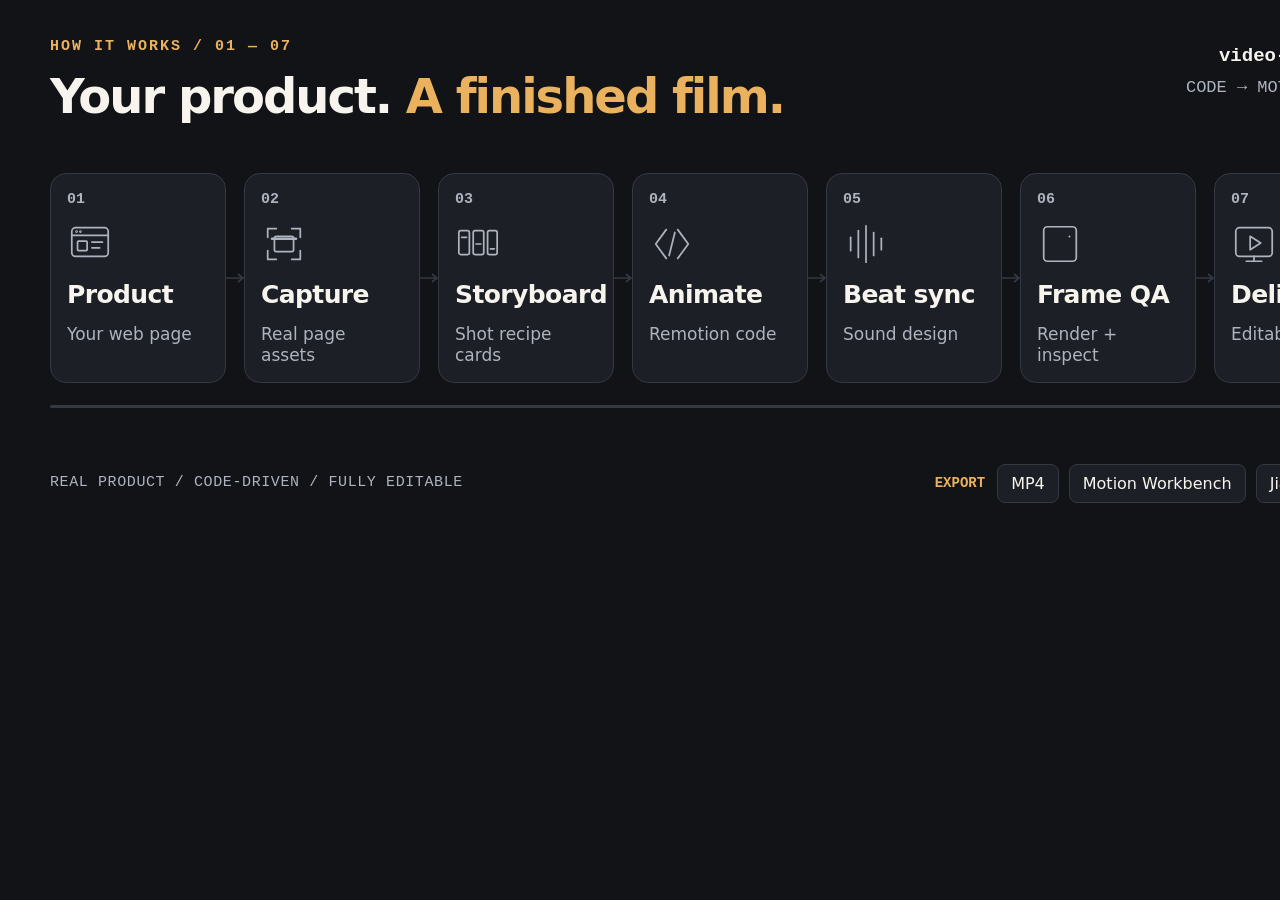
<file: video-shotcraft/skills/video-shotcraft/videos/readme-workflow/index.html>
<!DOCTYPE html>
<html lang="en">
<head>
  <meta charset="UTF-8">
  <meta name="viewport" content="width=1440, height=540">
  <script src="https://cdn.jsdelivr.net/npm/gsap@3.14.2/dist/gsap.min.js"></script>
  <style>
    :root { --bg:#111317; --panel:#1c2026; --edge:#333942; --ink:#f7f4ee; --muted:#adb3bf; --accent:#eab15e; }
    * { box-sizing:border-box; margin:0; padding:0; }
    html,body { width:1440px; height:540px; overflow:hidden; background:var(--bg); }
    #stage { position:relative; width:1440px; height:540px; color:var(--ink); font-family:system-ui,-apple-system,BlinkMacSystemFont,"Segoe UI",sans-serif; }
    #pipeline { width:100%; height:100%; padding:38px 50px 32px; display:flex; flex-direction:column; gap:24px; background:var(--bg); }
    header { display:flex; justify-content:space-between; align-items:flex-start; }
    .eyebrow { color:var(--accent); font:600 15px/1.2 ui-monospace,monospace; letter-spacing:2px; margin-bottom:14px; }
    h1 { font-size:48px; font-weight:650; letter-spacing:-2px; line-height:1.1; }
    h1 span { color:var(--accent); }
    .brand { color:var(--muted); font:500 17px/1.4 ui-monospace,monospace; padding-top:5px; text-align:right; }
    .brand strong { display:block; color:var(--ink); font-size:19px; margin-bottom:6px; }
    .hf-ui-onboarding-flow { display:flex; flex-direction:column; gap:22px; flex:1; justify-content:center; }
    .hf-ui-onboarding-steps { display:flex; align-items:center; }
    .hf-ui-onboarding-card { position:relative; width:176px; height:210px; flex-shrink:0; border:1px solid var(--edge); border-radius:16px; background:var(--panel); padding:18px 16px; display:flex; flex-direction:column; gap:14px; }
    .active-surface { position:absolute; inset:-1px; border:1.5px solid var(--accent); border-radius:16px; background:linear-gradient(140deg,#eab15e18,transparent 75%); box-shadow:0 0 28px #eab15e17; pointer-events:none; opacity:0; }
    .step-top { display:flex; align-items:center; justify-content:space-between; }
    .number { color:var(--muted); font:600 15px/1 ui-monospace,monospace; }
    .milestone { width:6px; height:6px; border-radius:50%; background:var(--accent); opacity:0; }
    .icon { width:46px; height:46px; color:var(--muted); display:block; overflow:visible; }
    .icon path,.icon rect,.icon line,.icon polyline,.icon circle { fill:none; stroke:currentColor; stroke-width:1.8; stroke-linecap:round; stroke-linejoin:round; }
    .card-title { font-size:25px; line-height:1.15; font-weight:620; letter-spacing:-.6px; }
    .card-detail { color:var(--muted); font-size:17px; line-height:1.25; }
    .connector { width:18px; height:20px; flex-shrink:0; color:var(--edge); overflow:visible; }
    .connector .base { fill:none; stroke:currentColor; stroke-width:1.7; }
    .connector .travel { fill:none; stroke:var(--accent); stroke-width:2; stroke-linecap:round; }
    footer { display:flex; align-items:center; justify-content:space-between; height:50px; gap:30px; }
    .principle { color:var(--muted); font:500 15px/1.3 ui-monospace,monospace; letter-spacing:.6px; }
    .output { display:flex; gap:10px; align-items:center; }
    .output-label { font:600 14px/1 ui-monospace,monospace; color:var(--accent); margin-right:2px; }
    .chip { border:1px solid var(--edge); border-radius:8px; padding:9px 13px; font-size:16px; color:var(--ink); background:var(--panel); }
    .rail { height:3px; width:100%; background:var(--edge); border-radius:3px; overflow:hidden; }
    .rail-fill { width:100%; height:100%; background:var(--accent); transform-origin:left center; }
  </style>
</head>
<body>
  <div data-hf-id="hf-w4fg" id="stage" data-composition-id="readme-workflow" data-start="0" data-duration="8" data-width="1440" data-height="540" data-fps="30">
    <div data-hf-id="hf-yj9m" id="pipeline" class="clip" data-start="0" data-duration="8" data-track-index="0">
      <header data-hf-id="hf-0drs">
        <div data-hf-id="hf-yeow"><p data-hf-id="hf-y5ko" class="eyebrow">HOW IT WORKS / 01 — 07</p><h1 data-hf-id="hf-9ndk">Your product. <span data-hf-id="hf-itwe">A finished film.</span></h1></div>
        <div data-hf-id="hf-8evu" class="brand"><strong data-hf-id="hf-k17y">video-shotcraft</strong>CODE → MOTION → FILM</div>
      </header>
      <main data-hf-id="hf-3n2u" class="hf-ui-onboarding-flow">
        <div data-hf-id="hf-sujm" class="hf-ui-onboarding-steps" id="steps"></div>
        <div data-hf-id="hf-2ytx" class="rail" data-layout-ignore="true"><div data-hf-id="hf-qhu2" class="rail-fill"></div></div>
      </main>
      <footer data-hf-id="hf-d3ia">
        <p data-hf-id="hf-65o8" class="principle">REAL PRODUCT / CODE-DRIVEN / FULLY EDITABLE</p>
        <div data-hf-id="hf-z71j" class="output"><span data-hf-id="hf-7cql" class="output-label">EXPORT</span><span data-hf-id="hf-aq7e" class="chip">MP4</span><span data-hf-id="hf-qdjs" class="chip">Motion Workbench</span><span data-hf-id="hf-kh9z" class="chip">JianYing draft</span></div>
      </footer>
    </div>
  </div>
  <script>
    const icons = [
      '<rect x="5" y="7" width="38" height="30" rx="4"/><line x1="5" y1="15" x2="43" y2="15"/><circle cx="10" cy="11" r=".5"/><circle cx="14" cy="11" r=".5"/><rect x="11" y="21" width="10" height="10" rx="1"/><line x1="26" y1="22" x2="37" y2="22"/><line x1="26" y1="28" x2="34" y2="28"/>',
      '<path d="M7 17V8h9 M32 8h9v9 M41 31v9h-9 M16 40H7v-9"/><rect x="14" y="16" width="20" height="16" rx="2"/><rect class="scan" x="11" y="18" width="26" height="1" rx=".5"/>',
      '<rect x="4" y="10" width="11" height="25" rx="2"/><rect x="19" y="10" width="11" height="25" rx="2"/><rect x="34" y="10" width="10" height="25" rx="2"/><line x1="7" y1="17" x2="12" y2="17"/><line x1="22" y1="24" x2="27" y2="24"/><line x1="37" y1="29" x2="41" y2="29"/>',
      '<path d="M18 9L7 24l11 15 M30 9l11 15-11 15"/><line class="code-slash" x1="27" y1="12" x2="21" y2="36"/>',
      '<line class="beat-bar" x1="8" y1="17" x2="8" y2="31"/><line class="beat-bar" x1="16" y1="10" x2="16" y2="38"/><line class="beat-bar" x1="24" y1="5" x2="24" y2="43"/><line class="beat-bar" x1="32" y1="12" x2="32" y2="36"/><line class="beat-bar" x1="40" y1="18" x2="40" y2="30"/>',
      '<rect x="7" y="6" width="34" height="36" rx="4"/><path class="check" d="M15 24l6 6 13-14"/>',
      '<rect x="5" y="7" width="38" height="30" rx="4"/><path d="M20 16l11 7-11 7z"/><line x1="16" y1="42" x2="32" y2="42"/><line x1="24" y1="37" x2="24" y2="42"/>'
    ];
    const stages = [['Product','Your web page'],['Capture','Real page assets'],['Storyboard','Shot recipe cards'],['Animate','Remotion code'],['Beat sync','Sound design'],['Frame QA','Render + inspect'],['Deliver','Editable outputs']];
    const steps = document.querySelector('#steps');
    stages.forEach(([title,detail],i) => {
      if(i) steps.insertAdjacentHTML('beforeend', `<svg class="connector" viewBox="0 0 18 20" aria-hidden="true"><path class="base" d="M0 10H17M12 6l5 4-5 4"/><path id="route-${i}" class="travel" d="M0 10H17M12 6l5 4-5 4"/></svg>`);
      steps.insertAdjacentHTML('beforeend', `<section class="hf-ui-onboarding-card" id="step-${i}"><div class="active-surface" data-layout-ignore="true"></div><div class="step-top"><span class="number">0${i+1}</span><span class="milestone" data-layout-ignore="true"></span></div><svg class="icon" viewBox="0 0 48 48" aria-hidden="true">${icons[i]}</svg><h2 class="card-title">${title}</h2><p class="card-detail">${detail}</p></section>`);
    });
    const colors=getComputedStyle(document.documentElement);
    const accent=colors.getPropertyValue('--accent').trim(), muted=colors.getPropertyValue('--muted').trim(), edge=colors.getPropertyValue('--edge').trim();
    const tl = gsap.timeline({paused:true});
    document.querySelectorAll('.travel').forEach(path => {
      const length = path.getTotalLength();
      path.style.strokeDasharray = `${length}`;
      tl.fromTo(path,{strokeDashoffset:length},{strokeDashoffset:0,duration:.42,ease:'power2.out'},.85+(Number(path.id.split('-')[1])-1)*.78);
    });
    stages.forEach((_,i) => {
      const at=.42+i*.78;
      tl.fromTo(`#step-${i} .active-surface,#step-${i} .milestone`,{opacity:0},{opacity:1,duration:.18,ease:'power2.out'},at);
      tl.to(`#step-${i} .icon,#step-${i} .number`,{color:accent,duration:.18},at);
      if(i<6) tl.to(`#step-${i} .active-surface`,{opacity:.4,duration:.28},at+.64);
    });
    tl.fromTo('.rail-fill',{scaleX:0},{scaleX:1,duration:5.08,ease:'none'},.42);
    tl.fromTo('.scan',{y:0},{y:11,duration:.34,yoyo:true,repeat:1,ease:'power1.inOut'},1.22);
    tl.fromTo('.code-slash',{rotation:0},{rotation:12,transformOrigin:'center center',duration:.22,yoyo:true,repeat:1,ease:'sine.inOut'},2.82);
    tl.fromTo('.beat-bar',{scaleY:1},{scaleY:.4,transformOrigin:'center center',duration:.17,yoyo:true,repeat:3,stagger:.025,ease:'sine.inOut'},3.54);
    const check=document.querySelector('.check'), checkLength=check.getTotalLength();
    check.style.strokeDasharray=`${checkLength}`;
    tl.fromTo(check,{strokeDashoffset:checkLength},{strokeDashoffset:0,duration:.38,ease:'power2.out'},4.4);
    tl.to('.chip',{borderColor:accent,duration:.25,stagger:.1},5.35);
    tl.to('.active-surface,.milestone',{opacity:0,duration:.55},7.28);
    tl.to('.icon,.number',{color:muted,duration:.55},7.28);
    tl.to('.rail-fill',{scaleX:0,duration:.55,ease:'power3.inOut'},7.28);
    tl.to('.travel',{opacity:0,duration:.55},7.28);
    tl.to('.chip',{borderColor:edge,duration:.55},7.28);
    tl.to(check,{strokeDashoffset:checkLength,duration:.55,ease:'power2.inOut'},7.28);
    window.__timelines['readme-workflow']=tl;
    tl.seek(0);
  </script>
</body>
</html>
</file>
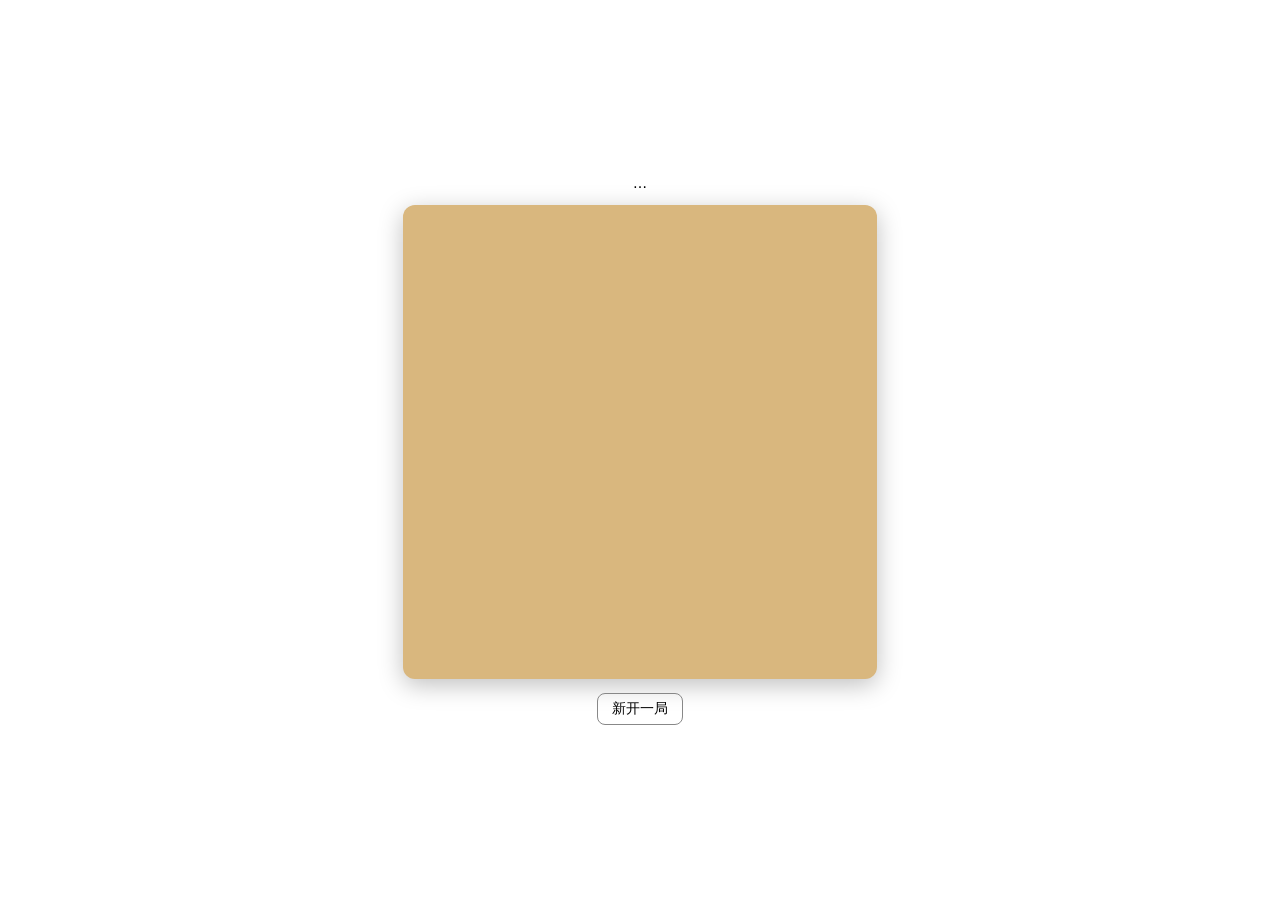
<file: gomoku/ui/board.html>
<!doctype html>
<meta charset="utf-8" />
<style>
  :root {
    color-scheme: light dark;
  }
  body {
    margin: 0;
    min-height: 100vh;
    display: flex;
    flex-direction: column;
    align-items: center;
    justify-content: center;
    gap: 14px;
    font:
      14px system-ui,
      sans-serif;
    color: CanvasText;
    background: transparent;
  }
  #board {
    display: grid;
    grid-template-columns: repeat(15, 30px);
    grid-template-rows: repeat(15, 30px);
    padding: 12px;
    border-radius: 12px;
    background: #d9b77e;
    box-shadow: 0 6px 24px rgb(0 0 0 / 0.25);
  }
  .cell {
    position: relative;
    width: 30px;
    height: 30px;
    border: 0;
    padding: 0;
    background: transparent;
    cursor: pointer;
  }
  .cell::before {
    content: "";
    position: absolute;
    left: 0;
    right: 0;
    top: 50%;
    border-top: 1px solid #5a4630;
  }
  .cell::after {
    content: "";
    position: absolute;
    top: 0;
    bottom: 0;
    left: 50%;
    border-left: 1px solid #5a4630;
  }
  .stone {
    position: absolute;
    inset: 3px;
    z-index: 1;
    border-radius: 50%;
  }
  .black {
    background: radial-gradient(circle at 35% 35%, #555, #111);
  }
  .white {
    background: radial-gradient(circle at 35% 35%, #fff, #d6d0c4);
  }
  .last::after {
    content: "";
    position: absolute;
    inset: 10px;
    border-radius: 50%;
    background: #c0392b;
  }
  button.again {
    font: inherit;
    padding: 6px 14px;
    border-radius: 8px;
    border: 1px solid #888;
    background: transparent;
    color: inherit;
    cursor: pointer;
  }
</style>
<div id="status">…</div>
<div id="board"></div>
<button class="again" id="again">新开一局</button>
<script>
  const LETTERS = "ABCDEFGHIJKLMNO";
  const pending = new Map();
  let next = 0;
  let game = null;
  const call = (method, params) =>
    new Promise((resolve, reject) => {
      const id = ++next;
      pending.set(id, { resolve, reject });
      parent.postMessage({ jsonrpc: "2.0", id, method, params }, "*");
    });
  function render() {
    if (!game) return;
    document.getElementById("status").textContent = game.status;
    const board = document.getElementById("board");
    const last = game.moves[game.moves.length - 1];
    board.replaceChildren(
      ...game.board.map((stone, index) => {
        const point = LETTERS[index % 15] + (15 - Math.floor(index / 15));
        const cell = document.createElement("button");
        cell.className = "cell";
        cell.dataset.point = point;
        if (stone) {
          const piece = document.createElement("span");
          piece.className = `stone ${stone}${point === last ? " last" : ""}`;
          cell.append(piece);
        }
        cell.addEventListener("click", () =>
          call("tools/call", { name: "play", arguments: { point } }).catch(() => {}),
        );
        return cell;
      }),
    );
  }
  addEventListener("message", (event) => {
    const message = event.data;
    if (message && pending.has(message.id)) {
      const { resolve, reject } = pending.get(message.id);
      pending.delete(message.id);
      message.error ? reject(new Error(message.error.message)) : resolve(message.result);
    } else if (message && message.method === "ui/notifications/tool-result" && message.params?.structuredContent) {
      game = message.params.structuredContent;
      render();
    }
  });
  document
    .getElementById("again")
    .addEventListener("click", () => call("tools/call", { name: "again", arguments: {} }));
  call("ui/initialize", {}).then((result) => {
    game = result.structuredContent;
    render();
  });
</script>
</file>
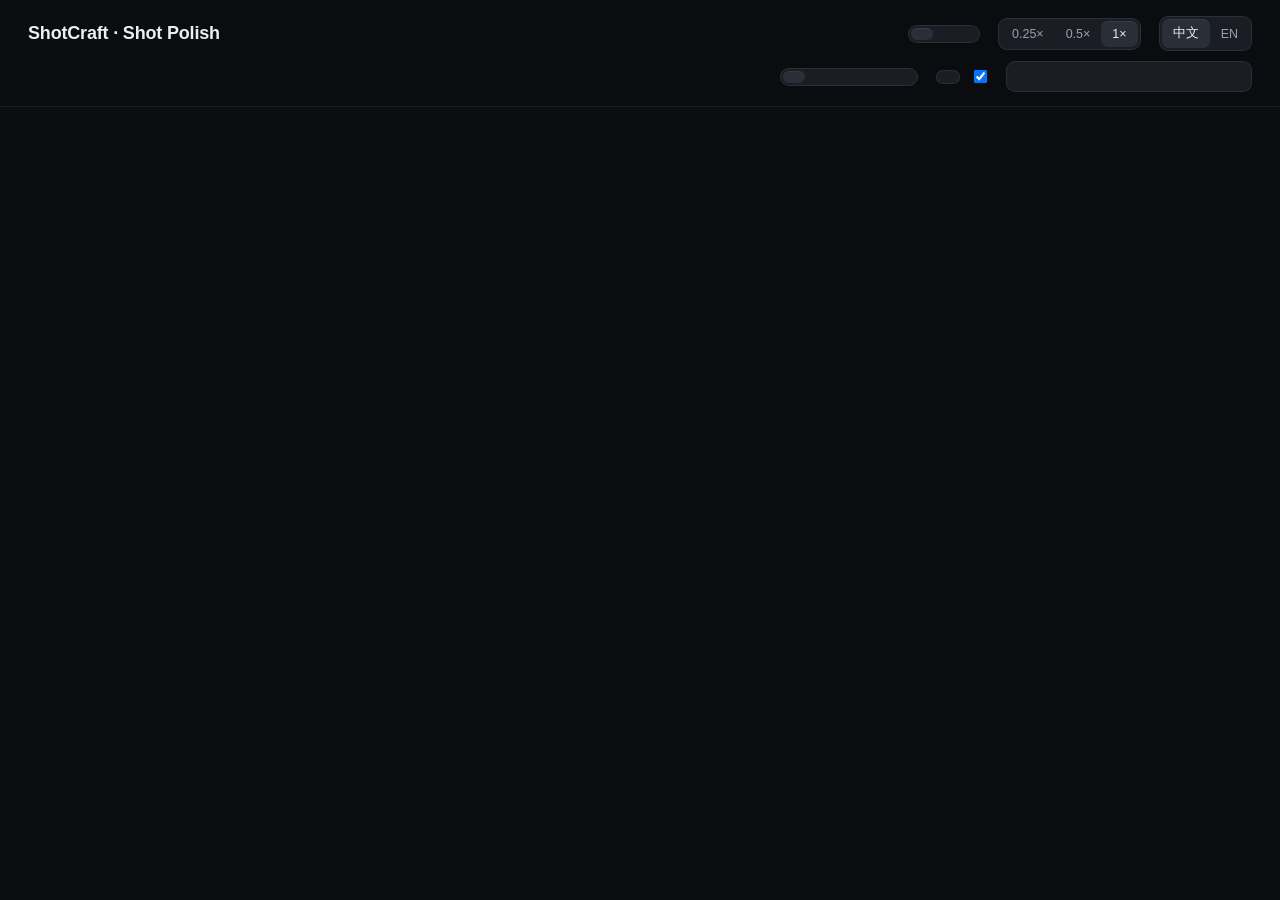
<file: video-shotcraft/skills/video-shotcraft/shot-polish/compare.template.html>
<!doctype html>
<html lang="zh-CN">
<head>
<meta charset="utf-8" />
<meta name="viewport" content="width=device-width, initial-scale=1" />
<title>ShotCraft · Shot Polish — Before / After</title>
<style>
  :root {
    --bg: #0c0d10; --panel: #14161b; --panel2: #1a1d23; --line: rgba(255,255,255,0.08);
    --ink: #eceef2; --mid: #9aa0ab; --dim: #636a76; --accent: #f2b544; --before: #8b93a1; --after: #f2b544;
    --font: -apple-system, "SF Pro Text", "Helvetica Neue", Inter, "PingFang SC", Arial, sans-serif;
    --mono: "SF Mono", "JetBrains Mono", Menlo, monospace;
  }
  * { box-sizing: border-box; }
  html, body { margin: 0; background: var(--bg); color: var(--ink); font-family: var(--font); -webkit-font-smoothing: antialiased; }
  a { color: inherit; }
  header.top {
    position: sticky; top: 0; z-index: 20; backdrop-filter: blur(14px) saturate(1.2);
    background: rgba(12,13,16,0.82); border-bottom: 1px solid var(--line);
  }
  .wrap { max-width: 1720px; margin: 0 auto; padding: 0 28px; }
  .bar1 { display: flex; align-items: center; gap: 18px; padding: 16px 0 10px; }
  .brand { font-weight: 700; letter-spacing: -0.01em; font-size: 18px; }
  .brand small { color: var(--mid); font-weight: 500; margin-left: 8px; font-size: 13px; letter-spacing: 0; }
  .stats { color: var(--mid); font-size: 13px; font-variant-numeric: tabular-nums; }
  .stats b { color: var(--ink); font-weight: 600; }
  .spacer { flex: 1; }
  .seg { display: inline-flex; background: var(--panel2); border: 1px solid var(--line); border-radius: 9px; padding: 2px; }
  .seg button { all: unset; cursor: pointer; padding: 6px 11px; font-size: 12.5px; color: var(--mid); border-radius: 7px; }
  .seg button.on { background: #2a2e36; color: var(--ink); box-shadow: inset 0 1px 0 rgba(255,255,255,0.06); }
  .bar2 { display: flex; align-items: center; gap: 10px; padding: 0 0 14px; flex-wrap: wrap; }
  .chip { all: unset; cursor: pointer; font-size: 12.5px; padding: 6px 11px; border-radius: 999px; border: 1px solid var(--line); color: var(--mid); white-space: nowrap; }
  .chip .n { color: var(--dim); margin-left: 5px; font-variant-numeric: tabular-nums; }
  .chip.on { color: #16130b; background: var(--accent); border-color: transparent; }
  .chip.on .n { color: rgba(22,19,11,0.6); }
  input.search { all: unset; font-size: 13px; padding: 7px 12px; min-width: 220px; border-radius: 9px; background: var(--panel2); border: 1px solid var(--line); color: var(--ink); }
  input.search::placeholder { color: var(--dim); }
  label.tog { font-size: 12.5px; color: var(--mid); display: inline-flex; gap: 6px; align-items: center; cursor: pointer; user-select: none; }
  main { padding: 26px 0 120px; }
  .cathead { display: flex; align-items: baseline; gap: 12px; margin: 34px 0 14px; }
  .cathead h2 { margin: 0; font-size: 22px; letter-spacing: -0.015em; }
  .cathead span { color: var(--dim); font-size: 13px; }
  .card { background: var(--panel); border: 1px solid var(--line); border-radius: 16px; margin: 0 0 22px; overflow: hidden; scroll-margin-top: 170px; }
  .cathead { scroll-margin-top: 170px; }
  .chead { display: flex; align-items: baseline; gap: 12px; padding: 16px 20px 12px; }
  .idx { font-family: var(--mono); color: var(--dim); font-size: 12px; font-variant-numeric: tabular-nums; }
  .chead h3 { margin: 0; font-size: 16.5px; letter-spacing: -0.01em; font-weight: 650; }
  .chead .en { color: var(--mid); font-size: 13px; }
  .chead .stem { font-family: var(--mono); color: var(--dim); font-size: 12px; margin-left: auto; }
  .chead .stem a { text-decoration: none; }
  .summary { color: var(--mid); font-size: 13px; line-height: 1.55; padding: 0 20px 14px; max-width: 1200px; }
  .stage { display: grid; grid-template-columns: 1fr 1fr; gap: 10px; padding: 0 20px; }
  .vbox { position: relative; aspect-ratio: 16/9; background: #000; border-radius: 10px; overflow: hidden; cursor: pointer; }
  .vbox video { position: absolute; inset: 0; width: 100%; height: 100%; object-fit: contain; display: block; }
  .tag { position: absolute; left: 10px; top: 10px; font-size: 11px; font-weight: 700; letter-spacing: 0.12em; padding: 4px 8px; border-radius: 6px; background: rgba(0,0,0,0.55); backdrop-filter: blur(6px); pointer-events: none; z-index: 3; }
  .tag.b { color: var(--before); } .tag.a { color: var(--after); }
  .tag.r { left: auto; right: 10px; }
  .missing { position: absolute; inset: 0; display: grid; place-items: center; color: var(--dim); font-size: 13px; }
  /* wipe 模式：同一画框里叠两层，拖把手看切分 */
  .stage.trio { grid-template-columns: 1fr 1fr 1fr; gap: 8px; }
  .vbox.picked { outline: 3px solid var(--pick, #4ade80); outline-offset: -3px; }
  .stage.wipe { grid-template-columns: 1fr; }
  .stage.wipe .vbox.single { max-width: 1280px; width: 100%; margin: 0 auto; }
  .vbox .topv { clip-path: inset(0 0 0 var(--cut, 50%)); z-index: 2; }
  .handle { position: absolute; top: 0; bottom: 0; left: var(--cut, 50%); width: 2px; background: var(--accent); z-index: 4; transform: translateX(-1px); box-shadow: 0 0 12px rgba(242,181,68,0.5); }
  .handle::after { content: "⟷"; position: absolute; top: 50%; left: 50%; transform: translate(-50%,-50%); background: var(--accent); color: #16130b; font-size: 13px; font-weight: 700; width: 30px; height: 30px; border-radius: 50%; display: grid; place-items: center; }
  .ctrl { display: flex; align-items: center; gap: 12px; padding: 12px 20px 4px; }
  .ctrl button { all: unset; cursor: pointer; font-size: 12.5px; color: var(--ink); background: var(--panel2); border: 1px solid var(--line); padding: 5px 10px; border-radius: 7px; font-variant-numeric: tabular-nums; }
  .ctrl button:hover { background: #242830; }
  .ctrl input[type=range] { flex: 1; accent-color: var(--accent); }
  .ctrl .tc { font-family: var(--mono); font-size: 12px; color: var(--mid); min-width: 110px; text-align: right; font-variant-numeric: tabular-nums; }
  .notes { display: grid; grid-template-columns: 1fr 1fr; gap: 10px; padding: 12px 20px 18px; }
  .notes > div { background: var(--panel2); border: 1px solid var(--line); border-radius: 10px; padding: 12px 14px; }
  .notes h4 { margin: 0 0 8px; font-size: 11px; letter-spacing: 0.14em; text-transform: uppercase; }
  .notes .iss h4 { color: var(--before); } .notes .chg h4 { color: var(--after); }
  .notes ul { margin: 0; padding-left: 18px; color: #c9cdd4; font-size: 13px; line-height: 1.6; }
  .notes .none { color: var(--dim); font-size: 13px; }
  .empty { color: var(--dim); text-align: center; padding: 80px 0; }
  .decide { display: flex; align-items: center; gap: 10px; padding: 10px 20px 2px; flex-wrap: wrap; }
  .decide .lbl { font-size: 12.5px; color: var(--mid); }
  .decide button { all: unset; cursor: pointer; font-size: 13px; padding: 7px 14px; border-radius: 8px; border: 1px solid var(--line); color: var(--ink); background: var(--panel2); }
  .decide button:hover { background: #242830; }
  .decide button.on { background: #4ade80; color: #08130b; border-color: transparent; font-weight: 650; }
  .decide button.drop { margin-left: 8px; color: #f87171; }
  .decide button.drop.on { background: #f87171; color: #1a0707; }
  .card.dropped .stage { opacity: 0.35; filter: grayscale(0.8); }
  .decide input.note { all: unset; flex: 1; min-width: 220px; font-size: 13px; padding: 7px 12px; border-radius: 8px; background: var(--panel2); border: 1px solid var(--line); color: var(--ink); }
  .decide input.note::placeholder { color: var(--dim); }
  .chead .badge { font-size: 11.5px; font-weight: 700; padding: 3px 8px; border-radius: 6px; background: #4ade80; color: #08130b; }
  .chead .badge.none { background: #2a2e36; color: var(--dim); font-weight: 500; }
  .tools { display: flex; align-items: center; gap: 8px; }
  .tools button { all: unset; cursor: pointer; font-size: 12.5px; padding: 6px 11px; border-radius: 8px; background: var(--panel2); border: 1px solid var(--line); color: var(--ink); }
  .savest { font-size: 12px; color: var(--dim); }
  .savest.ok { color: #4ade80; } .savest.warn { color: #f2b544; }
  @media (max-width: 1100px) { .stage, .notes { grid-template-columns: 1fr; } }
</style>
</head>
<body>
<header class="top">
  <div class="wrap">
    <div class="bar1">
      <div class="brand">ShotCraft · Shot Polish<small data-i18n="subtitle"></small></div>
      <div class="stats" id="stats"></div>
      <div class="spacer"></div>
      <div class="seg" id="base" style="display:none">
        <button data-v="before" class="on" data-i18n="vsBefore"></button>
        <button data-v="v1" data-i18n="vsV1"></button>
      </div>
      <div class="seg" id="mode">
        <button data-v="trio" class="on" data-i18n="trio"></button>
        <button data-v="side" data-i18n="side"></button>
        <button data-v="wipe" data-i18n="wipe"></button>
      </div>
      <div class="seg" id="speed">
        <button data-v="0.25">0.25×</button><button data-v="0.5">0.5×</button><button data-v="1" class="on">1×</button>
      </div>
      <div class="seg" id="lang">
        <button data-v="zh" class="on">中文</button><button data-v="en">EN</button>
      </div>
    </div>
    <div class="bar2">
      <div id="cats" style="display:flex; gap:8px; flex-wrap:wrap"></div>
      <div class="spacer"></div>
      <div class="seg" id="dfilter">
        <button data-v="all" class="on" data-i18n="dAll"></button><button data-v="none" data-i18n="dNone"></button>
        <button data-v="before" data-i18n="before"></button><button data-v="v1" data-i18n="v1"></button><button data-v="after" data-i18n="after"></button><button data-v="drop" data-i18n="drop"></button>
      </div>
      <div class="tools"><span class="savest" id="savest"></span><button id="export" data-i18n="export"></button></div>
      <label class="tog"><input type="checkbox" id="autoplay" checked /> <span data-i18n="autoplay"></span></label>
      <input class="search" id="q" />
    </div>
  </div>
</header>
<main class="wrap" id="list"></main>
<script>
const DATA = /*__DATA__*/null;
const FPS = 30;
const T = {
  zh: { subtitle: '216 个镜头改版对照', trio: '三方', side: '并排', wipe: '划像', pick: '选用', notePh: '备注（可选，例如想改哪里）',
        dAll: '全部', dNone: '未决定', drop: '去掉', decided: '已决定', undecided: '未决定', export: '导出决策 JSON',
        savedFile: '已保存到 shot-polish/decisions.json', savedLocal: '仅保存在浏览器（用 serve.py 启动可写入文件）', autoplay: '进入视野自动播放', search: '搜索卡名 / 组件名…',
        all: '全部', before: '原版', v1: '第一版', after: '第二版', issues: '原版的问题', changes: '第二版做了什么', nonotes: '（暂无说明）',
        vsBefore: '对比原版', vsV1: '对比第一版', onlydone: '只看第二版已完成',
        notyet: '尚未渲染', play: '播放', pause: '暂停', shots: '个镜头', polished: '第二版已完成', empty: '没有匹配的镜头',
        cats: { opening: '开场', camera: '运镜与空间', transition: '转场', typography: '文字排版', 'ui-entrance': 'UI 入场',
                interaction: '交互演示', data: '数据', effects: '特效', rhythm: '节奏', outro: '收尾' } },
  en: { subtitle: 'redesign comparison for 216 shots', trio: 'All three', side: 'Side by side', wipe: 'Wipe', pick: 'Use', notePh: 'Note (optional, e.g. what to change)',
        dAll: 'All', dNone: 'Undecided', drop: 'Drop', decided: 'decided', undecided: 'undecided', export: 'Export decisions JSON',
        savedFile: 'Saved to shot-polish/decisions.json', savedLocal: 'Saved in browser only (start with serve.py to write the file)', autoplay: 'Autoplay in view', search: 'Search card / component…',
        all: 'All', before: 'Original', v1: 'V1', after: 'V2', issues: 'What was rough', changes: 'What V2 changed', nonotes: '(no notes yet)',
        vsBefore: 'vs original', vsV1: 'vs V1', onlydone: 'V2 done only',
        notyet: 'not rendered yet', play: 'Play', pause: 'Pause', shots: 'shots', polished: 'V2 done', empty: 'No matching shots',
        cats: Object.fromEntries(DATA.cats.map(c => [c.key, c.en])) },
};
const state = { lang: localStorage.getItem('sp-lang') || 'zh', cat: 'all', q: '', mode: 'trio', speed: 1, autoplay: true, base: 'before', onlyDone: false, dfilter: 'all' };
// 决策：{ [stem]: { pick: 'before'|'v1'|'after', note, at } }。serve.py 启动时读写 shot-polish/decisions.json，否则落 localStorage
let decisions = JSON.parse(localStorage.getItem('sp-decisions') || '{}');
let serverOK = false;
const PICK_COLOR = { before: '#8b93a1', v1: '#60a5fa', after: '#4ade80', drop: '#f87171' };
const PICKS = ['before', 'v1', 'after', 'drop'];
const framesOf = (i, k) => k === 'before' ? i.fBefore : k === 'v1' ? i.fV1 : i.fAfter;
const baseSrc = i => i[state.base];
const baseFrames = i => state.base === 'v1' ? i.fV1 : i.fBefore;
const t = k => T[state.lang][k];
const esc = s => String(s ?? '').replace(/[&<>"]/g, c => ({ '&': '&amp;', '<': '&lt;', '>': '&gt;', '"': '&quot;' }[c]));

function applyI18n() {
  document.documentElement.lang = state.lang === 'zh' ? 'zh-CN' : 'en';
  document.querySelectorAll('[data-i18n]').forEach(el => { el.textContent = t(el.dataset.i18n); });
  document.getElementById('q').placeholder = t('search');
  const done = DATA.items.filter(i => i.after).length;
  const nd = Object.values(decisions).filter(d => d.pick).length;
  const cnt = k => Object.values(decisions).filter(d => d.pick === k).length;
  document.getElementById('stats').innerHTML = `<b>${DATA.items.length}</b> ${t('shots')} · <b>${nd}</b> ${t('decided')}` +
    ` <span style="color:var(--dim)">(${t('before')} ${cnt('before')} · ${t('v1')} ${cnt('v1')} · ${t('after')} ${cnt('after')} · ${t('drop')} ${cnt('drop')})</span>`;
  document.getElementById('base').style.display = state.mode === 'trio' ? 'none' : '';
  renderSaveState();
}

function renderCats() {
  const counts = { all: DATA.items.length };
  DATA.items.forEach(i => { counts[i.cat] = (counts[i.cat] || 0) + 1; });
  const el = document.getElementById('cats');
  el.innerHTML = [['all', t('all')], ...DATA.cats.map(c => [c.key, t('cats')[c.key]])]
    .map(([k, label]) => `<button class="chip ${state.cat === k ? 'on' : ''}" data-k="${k}">${esc(label)}<span class="n">${counts[k] || 0}</span></button>`).join('');
  el.querySelectorAll('.chip').forEach(b => b.onclick = () => { state.cat = b.dataset.k; renderCats(); renderList(); });
}

function filtered() {
  const q = state.q.trim().toLowerCase();
  const dp = i => decisions[i.stem]?.pick || 'none';
  return DATA.items.filter(i => (state.cat === 'all' || i.cat === state.cat) && (!state.onlyDone || i.after) &&
    (state.dfilter === 'all' || dp(i) === state.dfilter) &&
    (!q || [i.name, i.nameEn, i.stem, i.card].some(s => String(s).toLowerCase().includes(q))));
}

function list(arr) {
  return arr.length ? `<ul>${arr.map(x => `<li>${esc(x)}</li>`).join('')}</ul>` : `<div class="none">${t('nonotes')}</div>`;
}

function stageHtml(i) {
  const v = (src, cls, f) => src ? `<video class="vid ${cls}" data-src="${src}" data-frames="${f ?? ''}" muted loop playsinline preload="none"></video>` : `<div class="missing">${t('notyet')}</div>`;
  const pick = decisions[i.stem]?.pick;
  if (state.mode === 'trio') {
    const box = (k, src, cls) => `<div class="vbox ${pick === k ? 'picked' : ''}" style="--pick:${PICK_COLOR[k]}">${v(src, cls, framesOf(i, k))}<span class="tag" style="color:${PICK_COLOR[k]}">${t(k)} · ${framesOf(i, k) ?? '–'}f</span></div>`;
    return `<div class="stage trio">${box('before', i.before, 'v-before')}${box('v1', i.v1, 'v-v1')}${box('after', i.after, 'v-after')}</div>`;
  }
  if (state.mode === 'wipe') {
    return `<div class="stage wipe"><div class="vbox single" style="--cut:50%">
      ${v(baseSrc(i), 'v-before', baseFrames(i))}${v(i.after, 'v-after topv', i.fAfter)}
      <span class="tag b">${t(state.base)}</span><span class="tag a r">${t('after')}</span><div class="handle"></div></div></div>`;
  }
  return `<div class="stage">
    <div class="vbox">${v(baseSrc(i), 'v-before', baseFrames(i))}<span class="tag b">${t(state.base)}</span></div>
    <div class="vbox">${v(i.after, 'v-after', i.fAfter)}<span class="tag a">${t('after')}</span></div></div>`;
}

let io;
function renderList() {
  if (io) io.disconnect();
  document.querySelectorAll('video').forEach(v => { v.pause(); v.removeAttribute('src'); v.load(); });
  const items = filtered();
  const root = document.getElementById('list');
  if (!items.length) { root.innerHTML = `<div class="empty">${t('empty')}</div>`; return; }
  let html = '', lastCat = null, n = 0;
  const zh = state.lang === 'zh';
  for (const i of items) {
    if (i.cat !== lastCat) {
      lastCat = i.cat;
      const c = items.filter(x => x.cat === i.cat).length;
      html += `<div class="cathead"><h2>${esc(t('cats')[i.cat] || i.cat)}</h2><span>${c} ${t('shots')}</span></div>`;
    }
    n++;
    const name = zh ? i.name : i.nameEn;
    const sub = zh ? i.nameEn : i.name;
    html += `<section class="card ${decisions[i.stem]?.pick === 'drop' ? 'dropped' : ''}" data-stem="${i.stem}" id="${i.stem}">
      <div class="chead"><span class="idx">${String(n).padStart(3, '0')}</span><h3>${esc(name)}</h3><span class="en">${esc(sub)}</span>
        ${badgeHtml(i.stem)}<span class="stem"><a href="#${i.stem}">${esc(i.path)}</a></span></div>
      ${(zh ? i.summary : i.summaryEn) ? `<div class="summary">${esc(zh ? i.summary : i.summaryEn)}</div>` : ''}
      ${stageHtml(i)}
      <div class="ctrl"><button class="pp">${t('pause')}</button><button class="fb">◀ 1f</button><button class="ff">1f ▶</button>
        <input type="range" class="scrub" min="0" max="1000" value="0" /><span class="tc">0 / ${i.fAfter ?? baseFrames(i) ?? '–'}f</span></div>
      <div class="decide"><span class="lbl">${t('pick')}</span>
        ${PICKS.map(k => `<button class="dk ${k === 'drop' ? 'drop' : ''} ${decisions[i.stem]?.pick === k ? 'on' : ''}" data-k="${k}">${t(k)}</button>`).join('')}
        <input class="note" placeholder="${esc(t('notePh'))}" value="${esc(decisions[i.stem]?.note || '')}" /></div>
      <div class="notes"><div class="iss"><h4>${t('issues')}</h4>${list(zh ? i.issues : (i.issuesEn.length ? i.issuesEn : i.issues))}</div>
        <div class="chg"><h4>${t('changes')}</h4>${list(zh ? i.changes : (i.changesEn.length ? i.changesEn : i.changes))}</div></div>
    </section>`;
  }
  root.innerHTML = html;
  root.querySelectorAll('.card').forEach(setupCard);
  io = new IntersectionObserver(ents => ents.forEach(e => {
    const card = e.target;
    if (e.isIntersecting) activate(card); else deactivate(card);
  }), { rootMargin: '300px 0px' });
  root.querySelectorAll('.card').forEach(c => io.observe(c));
}

// 每张卡：after 为主时钟，before 跟随；共享进度条与逐帧步进
function setupCard(card) {
  const vids = [...card.querySelectorAll('video.vid')];
  const master = card.querySelector('.v-after') || vids[0];
  // 与主时钟（第二版）帧数相同的视频逐帧跟随；不同的（改了节奏）各自循环，进度条按比例同时定位
  const followers = vids.filter(v => v !== master && v.dataset.frames && v.dataset.frames === master?.dataset.frames);
  const sameLen = vids.every(v => v.dataset.frames === master?.dataset.frames);
  card._vids = vids;
  // 决策按钮 / 备注
  card.querySelectorAll('.dk').forEach(btn => btn.onclick = () => setDecision(card.dataset.stem, { pick: decisions[card.dataset.stem]?.pick === btn.dataset.k ? null : btn.dataset.k }, card));
  const note = card.querySelector('.note');
  if (note) { note.onclick = ev => ev.stopPropagation(); note.oninput = () => setDecision(card.dataset.stem, { note: note.value }, card, true); }
  card._playing = state.autoplay;
  const pp = card.querySelector('.pp'), scrub = card.querySelector('.scrub'), tc = card.querySelector('.tc');
  const setPP = () => { pp.textContent = card._playing ? t('pause') : t('play'); };
  setPP();
  const playAll = () => { card._playing = true; setPP(); card._vids.forEach(v => { v.playbackRate = state.speed; v.play().catch(() => {}); }); };
  const pauseAll = () => { card._playing = false; setPP(); card._vids.forEach(v => v.pause()); };
  const seek = s => { card._vids.forEach(v => { if (v.readyState) v.currentTime = Math.max(0, Math.min(s, (v.duration || s) - 0.001)); }); };
  const seekFrac = (fr, step) => card._vids.forEach(v => { if (!v.readyState || !v.duration) return; const tt = step != null ? v.currentTime + step : fr * v.duration; v.currentTime = Math.max(0, Math.min(tt, v.duration - 0.001)); });
  card._play = playAll; card._pause = pauseAll;
  pp.onclick = () => (card._playing ? pauseAll() : playAll());
  card.querySelectorAll('.vbox').forEach(vb => vb.addEventListener('click', ev => { if (!vb.querySelector('.handle')) pp.onclick(); }));
  card.querySelector('.fb').onclick = () => { pauseAll(); sameLen ? seek((master?.currentTime || 0) - 1 / FPS) : seekFrac(0, -1 / FPS); };
  card.querySelector('.ff').onclick = () => { pauseAll(); sameLen ? seek((master?.currentTime || 0) + 1 / FPS) : seekFrac(0, 1 / FPS); };
  scrub.oninput = () => { pauseAll(); if (master?.duration) sameLen ? seek((scrub.value / 1000) * master.duration) : seekFrac(scrub.value / 1000); };
  if (master) {
    const tick = () => {
      if (!card._active) return;
      if (master.duration) {
        scrub.value = Math.round((master.currentTime / master.duration) * 1000);
        tc.textContent = `${Math.round(master.currentTime * FPS)} / ${Math.round(master.duration * FPS)}f`;
      }
      followers.forEach(sl => { if (sl.readyState && Math.abs(sl.currentTime - master.currentTime) > 1.5 / FPS) sl.currentTime = master.currentTime; });
      requestAnimationFrame(tick);
    };
    card._tick = tick;
  }
  // 划像把手
  const vb = card.querySelector('.vbox.single');
  if (vb) {
    let drag = false;
    const move = ev => { const r = vb.getBoundingClientRect(); const x = Math.max(0, Math.min(1, (ev.clientX - r.left) / r.width)); vb.style.setProperty('--cut', `${(x * 100).toFixed(2)}%`); };
    vb.addEventListener('pointerdown', ev => { drag = true; vb.setPointerCapture(ev.pointerId); move(ev); });
    vb.addEventListener('pointermove', ev => { if (drag) move(ev); });
    vb.addEventListener('pointerup', () => { drag = false; });
  }
}

function activate(card) {
  if (card._active) return;
  card._active = true;
  card._vids.forEach(v => { if (!v.getAttribute('src')) { v.src = v.dataset.src; v.preload = 'auto'; } v.playbackRate = state.speed; });
  if (state.autoplay && card._playing !== false) card._play(); else card._vids.forEach(v => v.pause());
  card._tick && requestAnimationFrame(card._tick);
}
function deactivate(card) {
  if (!card._active) return;
  card._active = false;
  card._vids.forEach(v => { v.pause(); v.removeAttribute('src'); v.load(); });
}

function badgeHtml(stem) {
  const p = decisions[stem]?.pick;
  return p ? `<span class="badge" style="background:${PICK_COLOR[p]}">${t(p)}</span>` : `<span class="badge none">${t('undecided')}</span>`;
}
let saveTimer;
function setDecision(stem, patch, card, quiet) {
  const cur = { ...(decisions[stem] || {}), ...patch, at: new Date().toISOString() };
  if (!cur.pick && !cur.note) delete decisions[stem]; else decisions[stem] = cur;
  localStorage.setItem('sp-decisions', JSON.stringify(decisions));
  clearTimeout(saveTimer); saveTimer = setTimeout(saveToServer, 400);
  if (!quiet && card) {
    const p = decisions[stem]?.pick;
    card.querySelectorAll('.dk').forEach(b => b.classList.toggle('on', b.dataset.k === p));
    const vb = card.querySelectorAll('.stage.trio .vbox');
    ['before', 'v1', 'after'].forEach((k, ix) => vb[ix]?.classList.toggle('picked', k === p));
    card.querySelector('.badge').outerHTML = badgeHtml(stem);
    card.classList.toggle('dropped', p === 'drop');
    applyI18n();
  }
}
function exportPayload() {
  const items = DATA.items.map(i => ({ stem: i.stem, path: i.path, name: i.name, pick: decisions[i.stem]?.pick || null, note: decisions[i.stem]?.note || '' }));
  return { savedAt: new Date().toISOString(), summary: { before: items.filter(x => x.pick === 'before').length, v1: items.filter(x => x.pick === 'v1').length, after: items.filter(x => x.pick === 'after').length, drop: items.filter(x => x.pick === 'drop').length, undecided: items.filter(x => !x.pick).length }, decisions: items };
}
async function saveToServer() {
  try {
    const r = await fetch('api/decisions', { method: 'POST', headers: { 'Content-Type': 'application/json' }, body: JSON.stringify(exportPayload()) });
    serverOK = r.ok;
  } catch { serverOK = false; }
  renderSaveState();
}
function renderSaveState() {
  const el = document.getElementById('savest');
  el.textContent = serverOK ? t('savedFile') : t('savedLocal');
  el.className = 'savest ' + (serverOK ? 'ok' : 'warn');
}
async function loadFromServer() {
  try {
    const r = await fetch('api/decisions', { cache: 'no-store' });
    if (!r.ok) return;
    serverOK = true;
    const j = await r.json();
    if (j && Array.isArray(j.decisions)) {
      const fromFile = {};
      j.decisions.forEach(d => { if (d.pick || d.note) fromFile[d.stem] = { pick: d.pick, note: d.note, at: j.savedAt }; });
      // 文件为准；浏览器里有而文件里没有的（离线时做的）合并进来
      decisions = { ...decisions, ...fromFile };
      localStorage.setItem('sp-decisions', JSON.stringify(decisions));
    }
  } catch { serverOK = false; }
}
document.getElementById('export').onclick = () => {
  const blob = new Blob([JSON.stringify(exportPayload(), null, 2)], { type: 'application/json' });
  const a = document.createElement('a'); a.href = URL.createObjectURL(blob); a.download = 'decisions.json'; a.click();
};

function seg(id, key, cb) {
  const el = document.getElementById(id);
  el.querySelectorAll('button').forEach(b => {
    b.classList.toggle('on', String(state[key]) === b.dataset.v);
    b.onclick = () => { state[key] = key === 'speed' ? Number(b.dataset.v) : b.dataset.v; el.querySelectorAll('button').forEach(x => x.classList.toggle('on', x === b)); cb(); };
  });
}
seg('mode', 'mode', () => { applyI18n(); renderList(); });
seg('dfilter', 'dfilter', renderList);
seg('base', 'base', () => { applyI18n(); renderList(); });
seg('speed', 'speed', () => document.querySelectorAll('video').forEach(v => { v.playbackRate = state.speed; }));
seg('lang', 'lang', () => { localStorage.setItem('sp-lang', state.lang); applyI18n(); renderCats(); renderList(); });
document.getElementById('q').oninput = e => { state.q = e.target.value; renderList(); };
document.getElementById('autoplay').onchange = e => {
  state.autoplay = e.target.checked;
  document.querySelectorAll('.card').forEach(c => { if (!c._active) return; state.autoplay ? c._play() : c._pause(); });
};
loadFromServer().finally(() => {
  applyI18n(); renderCats(); renderList();
  if (location.hash) setTimeout(() => document.getElementById(location.hash.slice(1))?.scrollIntoView(), 50);
});
if (false) setTimeout(() => document.getElementById(location.hash.slice(1))?.scrollIntoView(), 50);
</script>
</body>
</html>
</file>
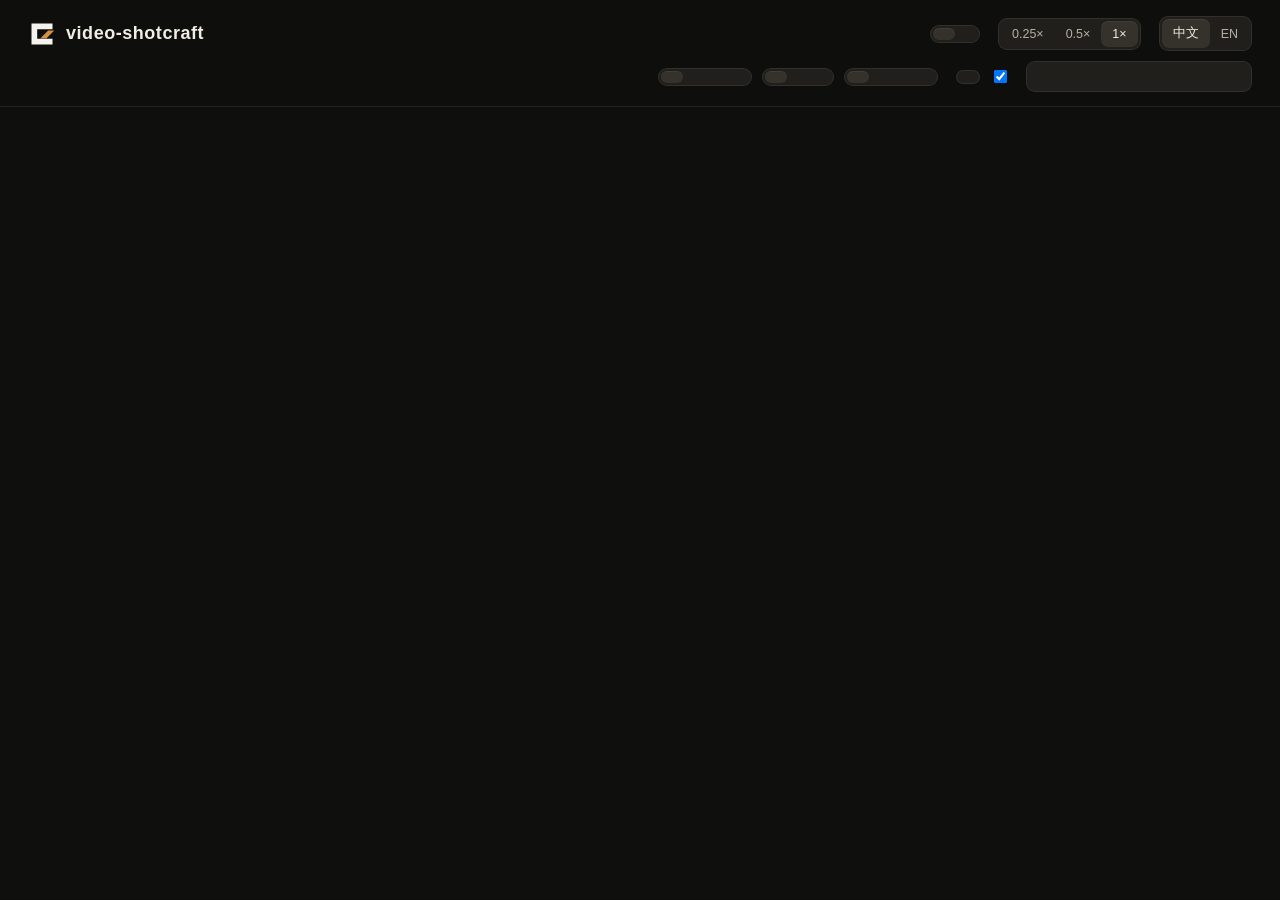
<file: video-shotcraft/skills/video-shotcraft/shot-polish/final.template.html>
<!doctype html>
<html lang="zh-CN">
<head>
<meta charset="utf-8" />
<meta name="viewport" content="width=device-width, initial-scale=1" />
<title>video-shotcraft · 终版确认</title>
<style>
  :root {
    --bg: #0f0f0d; --panel: #171714; --panel2: #201f1b; --line: rgba(245,243,238,0.08);
    --ink: #f0ede5; --mid: #b5b0a5; --dim: #6f6b62; --accent: #d3923c;
    --ok: #4ade80; --fix: #f2b544; --drop: #f87171;
    --font: "Avenir Next", Avenir, -apple-system, "SF Pro Text", Inter, "PingFang SC", Arial, sans-serif;
    --mono: "SF Mono", "JetBrains Mono", Menlo, monospace;
  }
  * { box-sizing: border-box; }
  html, body { margin: 0; background: var(--bg); color: var(--ink); font-family: var(--font); -webkit-font-smoothing: antialiased; }
  a { color: inherit; }
  header.top { position: sticky; top: 0; z-index: 20; backdrop-filter: blur(14px) saturate(1.2); background: rgba(15,15,13,0.85); border-bottom: 1px solid var(--line); }
  .wrap { max-width: 1720px; margin: 0 auto; padding: 0 28px; }
  .bar1 { display: flex; align-items: center; gap: 18px; padding: 16px 0 10px; flex-wrap: wrap; }
  .brand { display: inline-flex; align-items: center; gap: 10px; font-weight: 700; letter-spacing: 0.03em; font-size: 18px; }
  .brand svg { width: 28px; height: 28px; }
  .brand small { color: var(--mid); font-weight: 500; margin-left: 4px; font-size: 13px; letter-spacing: 0; }
  .stats { color: var(--mid); font-size: 13px; font-variant-numeric: tabular-nums; }
  .stats b { color: var(--ink); font-weight: 600; }
  .spacer { flex: 1; }
  .seg { display: inline-flex; background: var(--panel2); border: 1px solid var(--line); border-radius: 9px; padding: 2px; }
  .seg button { all: unset; cursor: pointer; padding: 6px 11px; font-size: 12.5px; color: var(--mid); border-radius: 7px; white-space: nowrap; }
  .seg button.on { background: #34322a; color: var(--ink); box-shadow: inset 0 1px 0 rgba(255,255,255,0.06); }
  .bar2 { display: flex; align-items: center; gap: 10px; padding: 0 0 14px; flex-wrap: wrap; }
  .chip { all: unset; cursor: pointer; font-size: 12.5px; padding: 6px 11px; border-radius: 999px; border: 1px solid var(--line); color: var(--mid); white-space: nowrap; }
  .chip .n { color: var(--dim); margin-left: 5px; font-variant-numeric: tabular-nums; }
  .chip.on { color: #1d1306; background: var(--accent); border-color: transparent; }
  .chip.on .n { color: rgba(29,19,6,0.6); }
  input.search { all: unset; font-size: 13px; padding: 7px 12px; min-width: 200px; border-radius: 9px; background: var(--panel2); border: 1px solid var(--line); color: var(--ink); }
  input.search::placeholder { color: var(--dim); }
  label.tog { font-size: 12.5px; color: var(--mid); display: inline-flex; gap: 6px; align-items: center; cursor: pointer; user-select: none; }
  main { padding: 18px 0 120px; }
  .intro { color: var(--mid); font-size: 14px; line-height: 1.7; margin: 10px 0 6px; max-width: 1100px; }
  .intro b { color: var(--ink); }
  .cathead { display: flex; align-items: baseline; gap: 12px; margin: 34px 0 14px; scroll-margin-top: 150px; }
  .cathead h2 { margin: 0; font-size: 22px; letter-spacing: -0.01em; }
  .cathead span { color: var(--dim); font-size: 13px; }
  .card { background: var(--panel); border: 1px solid var(--line); border-radius: 16px; margin: 0 0 22px; overflow: hidden; scroll-margin-top: 150px; }
  .card.r-ok { border-color: rgba(74,222,128,0.35); } .card.r-fix { border-color: rgba(242,181,68,0.5); }
  .chead { display: flex; align-items: baseline; gap: 12px; padding: 16px 20px 12px; flex-wrap: wrap; }
  .idx { font-family: var(--mono); color: var(--dim); font-size: 12px; font-variant-numeric: tabular-nums; }
  .chead h3 { margin: 0; font-size: 16.5px; font-weight: 650; }
  .chead .en { color: var(--mid); font-size: 13px; }
  .chead .stem { font-family: var(--mono); color: var(--dim); font-size: 12px; margin-left: auto; }
  .chead .stem a { text-decoration: none; }
  .badge { font-size: 11.5px; font-weight: 700; padding: 3px 8px; border-radius: 6px; color: #0b0b0a; }
  .badge.ghost { background: #2c2a24; color: var(--mid); font-weight: 600; }
  .stage { display: grid; grid-template-columns: 1fr 1fr; gap: 10px; padding: 0 20px; }
  .stage.solo { grid-template-columns: 1fr; }
  .stage.solo .vbox { max-width: 1280px; width: 100%; margin: 0 auto; }
  .vbox { position: relative; aspect-ratio: 16/9; background: #000; border-radius: 10px; overflow: hidden; cursor: pointer; }
  .vbox video { position: absolute; inset: 0; width: 100%; height: 100%; object-fit: contain; display: block; }
  .tag { position: absolute; left: 10px; top: 10px; font-size: 11px; font-weight: 700; letter-spacing: 0.1em; padding: 4px 8px; border-radius: 6px; background: rgba(0,0,0,0.55); backdrop-filter: blur(6px); pointer-events: none; z-index: 3; }
  .missing { position: absolute; inset: 0; display: grid; place-items: center; color: var(--dim); font-size: 13px; }
  .ctrl { display: flex; align-items: center; gap: 12px; padding: 12px 20px 4px; }
  .ctrl button { all: unset; cursor: pointer; font-size: 12.5px; color: var(--ink); background: var(--panel2); border: 1px solid var(--line); padding: 5px 10px; border-radius: 7px; font-variant-numeric: tabular-nums; }
  .ctrl button:hover { background: #2a2923; }
  .ctrl input[type=range] { flex: 1; accent-color: var(--accent); }
  .ctrl .tc { font-family: var(--mono); font-size: 12px; color: var(--mid); min-width: 110px; text-align: right; font-variant-numeric: tabular-nums; }
  .chg { margin: 10px 20px 0; background: var(--panel2); border: 1px solid var(--line); border-radius: 10px; padding: 12px 14px; }
  .chg h4 { margin: 0 0 8px; font-size: 11px; letter-spacing: 0.14em; text-transform: uppercase; color: var(--accent); }
  .chg ul { margin: 0; padding-left: 18px; color: #d6d2c8; font-size: 13px; line-height: 1.6; }
  .chg .none { color: var(--dim); font-size: 13px; }
  .review { display: flex; align-items: center; gap: 10px; padding: 12px 20px 18px; flex-wrap: wrap; }
  .review .lbl { font-size: 12.5px; color: var(--mid); }
  .review button { all: unset; cursor: pointer; font-size: 13px; padding: 7px 14px; border-radius: 8px; border: 1px solid var(--line); color: var(--ink); background: var(--panel2); }
  .review button:hover { background: #2a2923; }
  .review button.ok.on { background: var(--ok); color: #08130b; border-color: transparent; font-weight: 650; }
  .review button.fix { color: var(--fix); }
  .review button.fix.on { background: var(--fix); color: #1d1306; border-color: transparent; font-weight: 650; }
  .review input.note { all: unset; flex: 1; min-width: 240px; font-size: 13px; padding: 7px 12px; border-radius: 8px; background: var(--panel2); border: 1px solid var(--line); color: var(--ink); }
  .review input.note::placeholder { color: var(--dim); }
  .tools { display: flex; align-items: center; gap: 8px; }
  .tools button { all: unset; cursor: pointer; font-size: 12.5px; padding: 6px 11px; border-radius: 8px; background: var(--panel2); border: 1px solid var(--line); color: var(--ink); }
  .savest { font-size: 12px; color: var(--dim); }
  .savest.ok { color: var(--ok); } .savest.warn { color: var(--fix); }
  .empty { color: var(--dim); text-align: center; padding: 80px 0; }
  /* 去掉的镜头：小格子，进入视野才加载 */
  .dropgrid { display: grid; grid-template-columns: repeat(auto-fill, minmax(250px, 1fr)); gap: 12px; }
  .dcell { background: var(--panel); border: 1px solid var(--line); border-radius: 12px; overflow: hidden; }
  .dcell .vbox { border-radius: 0; cursor: default; }
  .dcell .vbox video { filter: grayscale(0.6); opacity: 0.75; }
  .dcell .meta { padding: 9px 11px 11px; font-size: 12.5px; line-height: 1.45; }
  .dcell .meta .s { font-family: var(--mono); color: var(--dim); font-size: 11.5px; }
  .dcell .gone { color: var(--drop); font-size: 11.5px; font-weight: 650; }
  @media (max-width: 1100px) { .stage { grid-template-columns: 1fr; } }
</style>
</head>
<body>
<header class="top">
  <div class="wrap">
    <div class="bar1">
      <div class="brand"><svg viewBox="0 0 128 128" aria-hidden="true"><path fill="#F5F3EE" d="M16 16h96v26H42v44h70v26H16V16Z"/><path fill="#D3923C" d="M92 48h28L84 84H56l36-36Z"/></svg>video-shotcraft<small data-i18n="subtitle"></small></div>
      <div class="stats" id="stats"></div>
      <div class="spacer"></div>
      <div class="seg" id="mode"><button data-v="side" class="on" data-i18n="side"></button><button data-v="solo" data-i18n="solo"></button></div>
      <div class="seg" id="speed"><button data-v="0.25">0.25×</button><button data-v="0.5">0.5×</button><button data-v="1" class="on">1×</button></div>
      <div class="seg" id="lang"><button data-v="zh" class="on">中文</button><button data-v="en">EN</button></div>
    </div>
    <div class="bar2">
      <div id="cats" style="display:flex; gap:8px; flex-wrap:wrap"></div>
      <div class="spacer"></div>
      <div class="seg" id="vfilter"><button data-v="all" class="on" data-i18n="vAll"></button><button data-v="before" data-i18n="before"></button><button data-v="v1" data-i18n="v1"></button><button data-v="after" data-i18n="after"></button></div>
      <div class="seg" id="cfilter"><button data-v="all" class="on" data-i18n="cAll"></button><button data-v="changed" data-i18n="changed"></button><button data-v="same" data-i18n="same"></button></div>
      <div class="seg" id="rfilter"><button data-v="all" class="on" data-i18n="rAll"></button><button data-v="none" data-i18n="rNone"></button><button data-v="ok" data-i18n="ok"></button><button data-v="fix" data-i18n="fix"></button></div>
      <div class="tools"><span class="savest" id="savest"></span><button id="export" data-i18n="export"></button></div>
      <label class="tog"><input type="checkbox" id="autoplay" checked /> <span data-i18n="autoplay"></span></label>
      <input class="search" id="q" />
    </div>
  </div>
</header>
<main class="wrap">
  <div class="intro" id="intro"></div>
  <div id="list"></div>
  <div class="cathead" id="dropped-head"><h2 data-i18n="droppedTitle"></h2><span id="dropped-n"></span></div>
  <div class="dropgrid" id="dropped"></div>
</main>
<script>
const DATA = /*__DATA__*/null;
const FPS = 30;
const VER_COLOR = { before: '#8b93a1', v1: '#60a5fa', after: '#4ade80' };
const T = {
  zh: { subtitle: '终版确认', side: '改前 / 终版', solo: '只看终版', vAll: '全部版本', cAll: '全部', changed: '换了品牌', same: '未改动',
        rAll: '全部', rNone: '未确认', ok: '通过', fix: '要改', export: '导出确认 JSON', autoplay: '进入视野自动播放', search: '搜索卡名 / 组件名…',
        all: '全部', before: '原版', v1: '第一版', after: '第二版', prevTag: '选定版本 · 改品牌前', finalTag: '终版', brand: '品牌 / 文案改动',
        nonotes: '（暂无说明）', notyet: '尚未渲染', play: '播放', pause: '暂停', shots: '个镜头', confirm: '确认', notePh: '要改的地方（可选）',
        savedFile: '已保存到 shot-polish/final-review.json', savedLocal: '仅保存在浏览器（用 serve.py 启动可写入文件）', empty: '没有匹配的镜头',
        droppedTitle: '已去掉的镜头', cardGone: '整张卡已删除', styleGone: '只删这一式', reviewed: '已确认',
        intro: (k, d, c) => `按你的决策落版后保留 <b>${k}</b> 个镜头，画面里的 logo / 品牌名已换成 video-shotcraft，合适的文案换成了宣传语。每张卡左边是你选定的版本（改品牌前），右边是终版。逐个点「通过」或「要改」并写备注，会自动保存。页面底部是去掉的 <b>${d}</b> 个镜头，其中 <b>${c}</b> 张卡整卡删除。`,
        cats: { opening: '开场', camera: '运镜与空间', transition: '转场', typography: '文字排版', 'ui-entrance': 'UI 入场',
                interaction: '交互演示', data: '数据', effects: '特效', rhythm: '节奏', outro: '收尾' } },
  en: { subtitle: 'final review', side: 'Before brand / Final', solo: 'Final only', vAll: 'All versions', cAll: 'All', changed: 'Rebranded', same: 'Unchanged',
        rAll: 'All', rNone: 'Unreviewed', ok: 'Approve', fix: 'Needs fix', export: 'Export review JSON', autoplay: 'Autoplay in view', search: 'Search card / component…',
        all: 'All', before: 'Original', v1: 'V1', after: 'V2', prevTag: 'Chosen version · before rebrand', finalTag: 'Final', brand: 'Brand / copy changes',
        nonotes: '(no notes yet)', notyet: 'not rendered yet', play: 'Play', pause: 'Pause', shots: 'shots', confirm: 'Review', notePh: 'What to fix (optional)',
        savedFile: 'Saved to shot-polish/final-review.json', savedLocal: 'Saved in browser only (start with serve.py to write the file)', empty: 'No matching shots',
        droppedTitle: 'Dropped shots', cardGone: 'whole card removed', styleGone: 'style removed', reviewed: 'reviewed',
        intro: (k, d, c) => `<b>${k}</b> shots kept per your decisions; logos and brand names now read video-shotcraft, with promo copy where it fits. Left: the version you picked (before rebrand); right: final. Approve or flag each one — it saves automatically. The <b>${d}</b> dropped shots are listed at the bottom (<b>${c}</b> whole cards removed).`,
        cats: Object.fromEntries(DATA.cats.map(c => [c.key, c.en])) },
};
const state = { lang: localStorage.getItem('fr-lang') || 'zh', cat: 'all', q: '', mode: 'side', speed: 1, autoplay: true, vfilter: 'all', cfilter: 'all', rfilter: 'all' };
// 确认结果：{ [stem]: { verdict: 'ok'|'fix', note } }。serve.py 启动时读写 shot-polish/final-review.json，否则落 localStorage
let reviews = JSON.parse(localStorage.getItem('fr-reviews') || '{}');
let serverOK = false;
const t = k => T[state.lang][k];
const esc = s => String(s ?? '').replace(/[&<>"]/g, c => ({ '&': '&amp;', '<': '&lt;', '>': '&gt;', '"': '&quot;' }[c]));
const zh = () => state.lang === 'zh';

function applyI18n() {
  document.documentElement.lang = zh() ? 'zh-CN' : 'en';
  document.querySelectorAll('[data-i18n]').forEach(el => { el.textContent = t(el.dataset.i18n); });
  document.getElementById('q').placeholder = t('search');
  const cnt = k => DATA.items.filter(i => i.pick === k).length;
  const rv = k => DATA.items.filter(i => reviews[i.stem]?.verdict === k).length;
  document.getElementById('stats').innerHTML = `<b>${DATA.items.length}</b> ${t('shots')} <span style="color:var(--dim)">(${t('before')} ${cnt('before')} · ${t('v1')} ${cnt('v1')} · ${t('after')} ${cnt('after')})</span>` +
    ` · <b>${rv('ok') + rv('fix')}</b> ${t('reviewed')} <span style="color:var(--dim)">(${t('ok')} ${rv('ok')} · ${t('fix')} ${rv('fix')})</span>`;
  const cardsGone = new Set(DATA.dropped.filter(d => d.cardGone).map(d => d.card)).size;
  document.getElementById('intro').innerHTML = t('intro')(DATA.items.length, DATA.dropped.length, cardsGone);
  document.getElementById('dropped-n').textContent = `${DATA.dropped.length} ${t('shots')}`;
  renderSaveState();
}

function renderCats() {
  const counts = { all: DATA.items.length };
  DATA.items.forEach(i => { counts[i.cat] = (counts[i.cat] || 0) + 1; });
  const el = document.getElementById('cats');
  el.innerHTML = [['all', t('all')], ...DATA.cats.map(c => [c.key, t('cats')[c.key]])]
    .map(([k, label]) => `<button class="chip ${state.cat === k ? 'on' : ''}" data-k="${k}">${esc(label)}<span class="n">${counts[k] || 0}</span></button>`).join('');
  el.querySelectorAll('.chip').forEach(b => b.onclick = () => { state.cat = b.dataset.k; renderCats(); renderList(); });
}

function filtered() {
  const q = state.q.trim().toLowerCase();
  return DATA.items.filter(i => (state.cat === 'all' || i.cat === state.cat) &&
    (state.vfilter === 'all' || i.pick === state.vfilter) &&
    (state.cfilter === 'all' || (state.cfilter === 'changed' ? i.changed : !i.changed)) &&
    (state.rfilter === 'all' || (reviews[i.stem]?.verdict || 'none') === state.rfilter) &&
    (!q || [i.name, i.nameEn, i.stem, i.card].some(s => String(s).toLowerCase().includes(q))));
}

const vid = (src, cls, f) => src ? `<video class="vid ${cls}" data-src="${src}" data-frames="${f ?? ''}" muted loop playsinline preload="none"></video>` : `<div class="missing">${t('notyet')}</div>`;

let io;
function renderList() {
  if (io) io.disconnect();
  document.querySelectorAll('#list video').forEach(v => { v.pause(); v.removeAttribute('src'); v.load(); });
  const items = filtered();
  const root = document.getElementById('list');
  if (!items.length) { root.innerHTML = `<div class="empty">${t('empty')}</div>`; return; }
  let html = '', lastCat = null, n = 0;
  for (const i of items) {
    if (i.cat !== lastCat) {
      lastCat = i.cat;
      html += `<div class="cathead"><h2>${esc(t('cats')[i.cat] || i.cat)}</h2><span>${items.filter(x => x.cat === i.cat).length} ${t('shots')}</span></div>`;
    }
    n++;
    const r = reviews[i.stem] || {};
    const notes = zh() ? i.brand : (i.brandEn.length ? i.brandEn : i.brand);
    const stage = state.mode === 'solo'
      ? `<div class="stage solo"><div class="vbox">${vid(i.final, 'v-final', i.fFinal)}<span class="tag" style="color:var(--accent)">${t('finalTag')}</span></div></div>`
      : `<div class="stage"><div class="vbox">${vid(i.prev, 'v-prev', i.fPrev)}<span class="tag" style="color:${VER_COLOR[i.pick]}">${t('prevTag')} · ${t(i.pick)}</span></div>
         <div class="vbox">${vid(i.final, 'v-final', i.fFinal)}<span class="tag" style="color:var(--accent)">${t('finalTag')}</span></div></div>`;
    html += `<section class="card ${r.verdict ? 'r-' + r.verdict : ''}" data-stem="${i.stem}" id="${i.stem}">
      <div class="chead"><span class="idx">${String(n).padStart(3, '0')}</span><h3>${esc(zh() ? i.name : i.nameEn)}</h3><span class="en">${esc(zh() ? i.nameEn : i.name)}</span>
        <span class="badge" style="background:${VER_COLOR[i.pick]}">${t(i.pick)}</span>${i.changed ? `<span class="badge" style="background:var(--accent)">${t('changed')}</span>` : `<span class="badge ghost">${t('same')}</span>`}
        <span class="stem"><a href="#${i.stem}">${esc(i.path)}</a></span></div>
      ${stage}
      <div class="ctrl"><button class="pp">${t('pause')}</button><button class="fb">◀ 1f</button><button class="ff">1f ▶</button>
        <input type="range" class="scrub" min="0" max="1000" value="0" /><span class="tc">0 / ${i.fFinal ?? i.fPrev ?? '–'}f</span></div>
      <div class="chg"><h4>${t('brand')}</h4>${notes.length ? `<ul>${notes.map(x => `<li>${esc(x)}</li>`).join('')}</ul>` : `<div class="none">${t('nonotes')}</div>`}</div>
      <div class="review"><span class="lbl">${t('confirm')}</span>
        <button class="rk ok ${r.verdict === 'ok' ? 'on' : ''}" data-k="ok">✓ ${t('ok')}</button><button class="rk fix ${r.verdict === 'fix' ? 'on' : ''}" data-k="fix">${t('fix')}</button>
        <input class="note" placeholder="${esc(t('notePh'))}" value="${esc(r.note || '')}" /></div>
    </section>`;
  }
  root.innerHTML = html;
  root.querySelectorAll('.card').forEach(setupCard);
  io = new IntersectionObserver(ents => ents.forEach(e => (e.isIntersecting ? activate(e.target) : deactivate(e.target))), { rootMargin: '300px 0px' });
  root.querySelectorAll('.card').forEach(c => io.observe(c));
}

// 终版为主时钟；帧数相同的改前版本逐帧跟随，不同的各自循环、进度条按比例定位
function setupCard(card) {
  const vids = [...card.querySelectorAll('video.vid')];
  const master = card.querySelector('.v-final') || vids[0];
  const followers = vids.filter(v => v !== master && v.dataset.frames && v.dataset.frames === master?.dataset.frames);
  const sameLen = vids.every(v => v.dataset.frames === master?.dataset.frames);
  card._vids = vids;
  card.querySelectorAll('.rk').forEach(btn => btn.onclick = () => setReview(card.dataset.stem, { verdict: reviews[card.dataset.stem]?.verdict === btn.dataset.k ? null : btn.dataset.k }, card));
  const note = card.querySelector('.note');
  note.oninput = () => setReview(card.dataset.stem, { note: note.value, ...(note.value && !reviews[card.dataset.stem]?.verdict ? { verdict: 'fix' } : {}) }, card, !(note.value && !reviews[card.dataset.stem]?.verdict));
  card._playing = state.autoplay;
  const pp = card.querySelector('.pp'), scrub = card.querySelector('.scrub'), tc = card.querySelector('.tc');
  const setPP = () => { pp.textContent = card._playing ? t('pause') : t('play'); };
  setPP();
  const playAll = () => { card._playing = true; setPP(); vids.forEach(v => { v.playbackRate = state.speed; v.play().catch(() => {}); }); };
  const pauseAll = () => { card._playing = false; setPP(); vids.forEach(v => v.pause()); };
  const seek = s => vids.forEach(v => { if (v.readyState) v.currentTime = Math.max(0, Math.min(s, (v.duration || s) - 0.001)); });
  const seekFrac = (fr, step) => vids.forEach(v => { if (!v.readyState || !v.duration) return; const tt = step != null ? v.currentTime + step : fr * v.duration; v.currentTime = Math.max(0, Math.min(tt, v.duration - 0.001)); });
  card._play = playAll; card._pause = pauseAll;
  pp.onclick = () => (card._playing ? pauseAll() : playAll());
  card.querySelectorAll('.vbox').forEach(vb => vb.addEventListener('click', () => pp.onclick()));
  card.querySelector('.fb').onclick = () => { pauseAll(); sameLen ? seek((master?.currentTime || 0) - 1 / FPS) : seekFrac(0, -1 / FPS); };
  card.querySelector('.ff').onclick = () => { pauseAll(); sameLen ? seek((master?.currentTime || 0) + 1 / FPS) : seekFrac(0, 1 / FPS); };
  scrub.oninput = () => { pauseAll(); if (master?.duration) sameLen ? seek((scrub.value / 1000) * master.duration) : seekFrac(scrub.value / 1000); };
  if (master) {
    card._tick = () => {
      if (!card._active) return;
      if (master.duration) {
        scrub.value = Math.round((master.currentTime / master.duration) * 1000);
        tc.textContent = `${Math.round(master.currentTime * FPS)} / ${Math.round(master.duration * FPS)}f`;
      }
      followers.forEach(sl => { if (sl.readyState && Math.abs(sl.currentTime - master.currentTime) > 1.5 / FPS) sl.currentTime = master.currentTime; });
      requestAnimationFrame(card._tick);
    };
  }
}
function activate(card) {
  if (card._active) return;
  card._active = true;
  card._vids.forEach(v => { if (!v.getAttribute('src')) { v.src = v.dataset.src; v.preload = 'auto'; } v.playbackRate = state.speed; });
  if (state.autoplay && card._playing !== false) card._play?.(); else card._vids.forEach(v => v.pause());
  card._tick && requestAnimationFrame(card._tick);
}
function deactivate(card) {
  if (!card._active) return;
  card._active = false;
  card._vids.forEach(v => { v.pause(); v.removeAttribute('src'); v.load(); });
}

function renderDropped() {
  const el = document.getElementById('dropped');
  el.innerHTML = DATA.dropped.map(d => `<div class="dcell"><div class="vbox">${vid(d.v2, 'v-drop', null)}</div>
    <div class="meta">${esc(d.name)}<br><span class="s">${esc(d.cat)}/${esc(d.card)}</span> · <span class="gone">${d.cardGone ? t('cardGone') : t('styleGone')}</span></div></div>`).join('');
  const dio = new IntersectionObserver(ents => ents.forEach(e => {
    const v = e.target.querySelector('video'); if (!v) return;
    if (e.isIntersecting) { if (!v.getAttribute('src')) v.src = v.dataset.src; v.play().catch(() => {}); }
    else { v.pause(); v.removeAttribute('src'); v.load(); }
  }), { rootMargin: '200px 0px' });
  el.querySelectorAll('.dcell').forEach(c => dio.observe(c));
}

let saveTimer;
function setReview(stem, patch, card, quiet) {
  const cur = { ...(reviews[stem] || {}), ...patch, at: new Date().toISOString() };
  if (!cur.verdict && !cur.note) delete reviews[stem]; else reviews[stem] = cur;
  localStorage.setItem('fr-reviews', JSON.stringify(reviews));
  clearTimeout(saveTimer); saveTimer = setTimeout(saveToServer, 400);
  if (!quiet && card) {
    const v = reviews[stem]?.verdict;
    card.querySelectorAll('.rk').forEach(b => b.classList.toggle('on', b.dataset.k === v));
    card.classList.toggle('r-ok', v === 'ok'); card.classList.toggle('r-fix', v === 'fix');
    applyI18n();
  }
}
function exportPayload() {
  const items = DATA.items.map(i => ({ stem: i.stem, path: i.path, name: i.name, version: i.pick, verdict: reviews[i.stem]?.verdict || null, note: reviews[i.stem]?.note || '' }));
  const c = k => items.filter(x => x.verdict === k).length;
  return { savedAt: new Date().toISOString(), summary: { ok: c('ok'), fix: c('fix'), unreviewed: items.filter(x => !x.verdict).length }, decisions: items };
}
async function saveToServer() {
  try { serverOK = (await fetch('api/final-review', { method: 'POST', headers: { 'Content-Type': 'application/json' }, body: JSON.stringify(exportPayload()) })).ok; }
  catch { serverOK = false; }
  renderSaveState();
}
function renderSaveState() {
  const el = document.getElementById('savest');
  el.textContent = serverOK ? t('savedFile') : t('savedLocal');
  el.className = 'savest ' + (serverOK ? 'ok' : 'warn');
}
async function loadFromServer() {
  try {
    const r = await fetch('api/final-review', { cache: 'no-store' });
    if (!r.ok) return;
    serverOK = true;
    const j = await r.json();
    if (j && Array.isArray(j.decisions)) {
      const fromFile = {};
      j.decisions.forEach(d => { if (d.verdict || d.note) fromFile[d.stem] = { verdict: d.verdict, note: d.note }; });
      reviews = { ...reviews, ...fromFile };
      localStorage.setItem('fr-reviews', JSON.stringify(reviews));
    }
  } catch { serverOK = false; }
}
document.getElementById('export').onclick = () => {
  const blob = new Blob([JSON.stringify(exportPayload(), null, 2)], { type: 'application/json' });
  const a = document.createElement('a'); a.href = URL.createObjectURL(blob); a.download = 'final-review.json'; a.click();
};
function seg(id, key, cb) {
  const el = document.getElementById(id);
  el.querySelectorAll('button').forEach(b => {
    b.classList.toggle('on', String(state[key]) === b.dataset.v);
    b.onclick = () => { state[key] = key === 'speed' ? Number(b.dataset.v) : b.dataset.v; el.querySelectorAll('button').forEach(x => x.classList.toggle('on', x === b)); cb(); };
  });
}
seg('mode', 'mode', renderList);
seg('vfilter', 'vfilter', renderList);
seg('cfilter', 'cfilter', renderList);
seg('rfilter', 'rfilter', renderList);
seg('speed', 'speed', () => document.querySelectorAll('video').forEach(v => { v.playbackRate = state.speed; }));
seg('lang', 'lang', () => { localStorage.setItem('fr-lang', state.lang); applyI18n(); renderCats(); renderList(); renderDropped(); });
document.getElementById('q').oninput = e => { state.q = e.target.value; renderList(); };
document.getElementById('autoplay').onchange = e => {
  state.autoplay = e.target.checked;
  document.querySelectorAll('.card').forEach(c => { if (c._active) (state.autoplay ? c._play() : c._pause()); });
};
loadFromServer().finally(() => {
  applyI18n(); renderCats(); renderList(); renderDropped();
  if (location.hash) setTimeout(() => document.getElementById(location.hash.slice(1))?.scrollIntoView(), 50);
});
</script>
</body>
</html>
</file>
